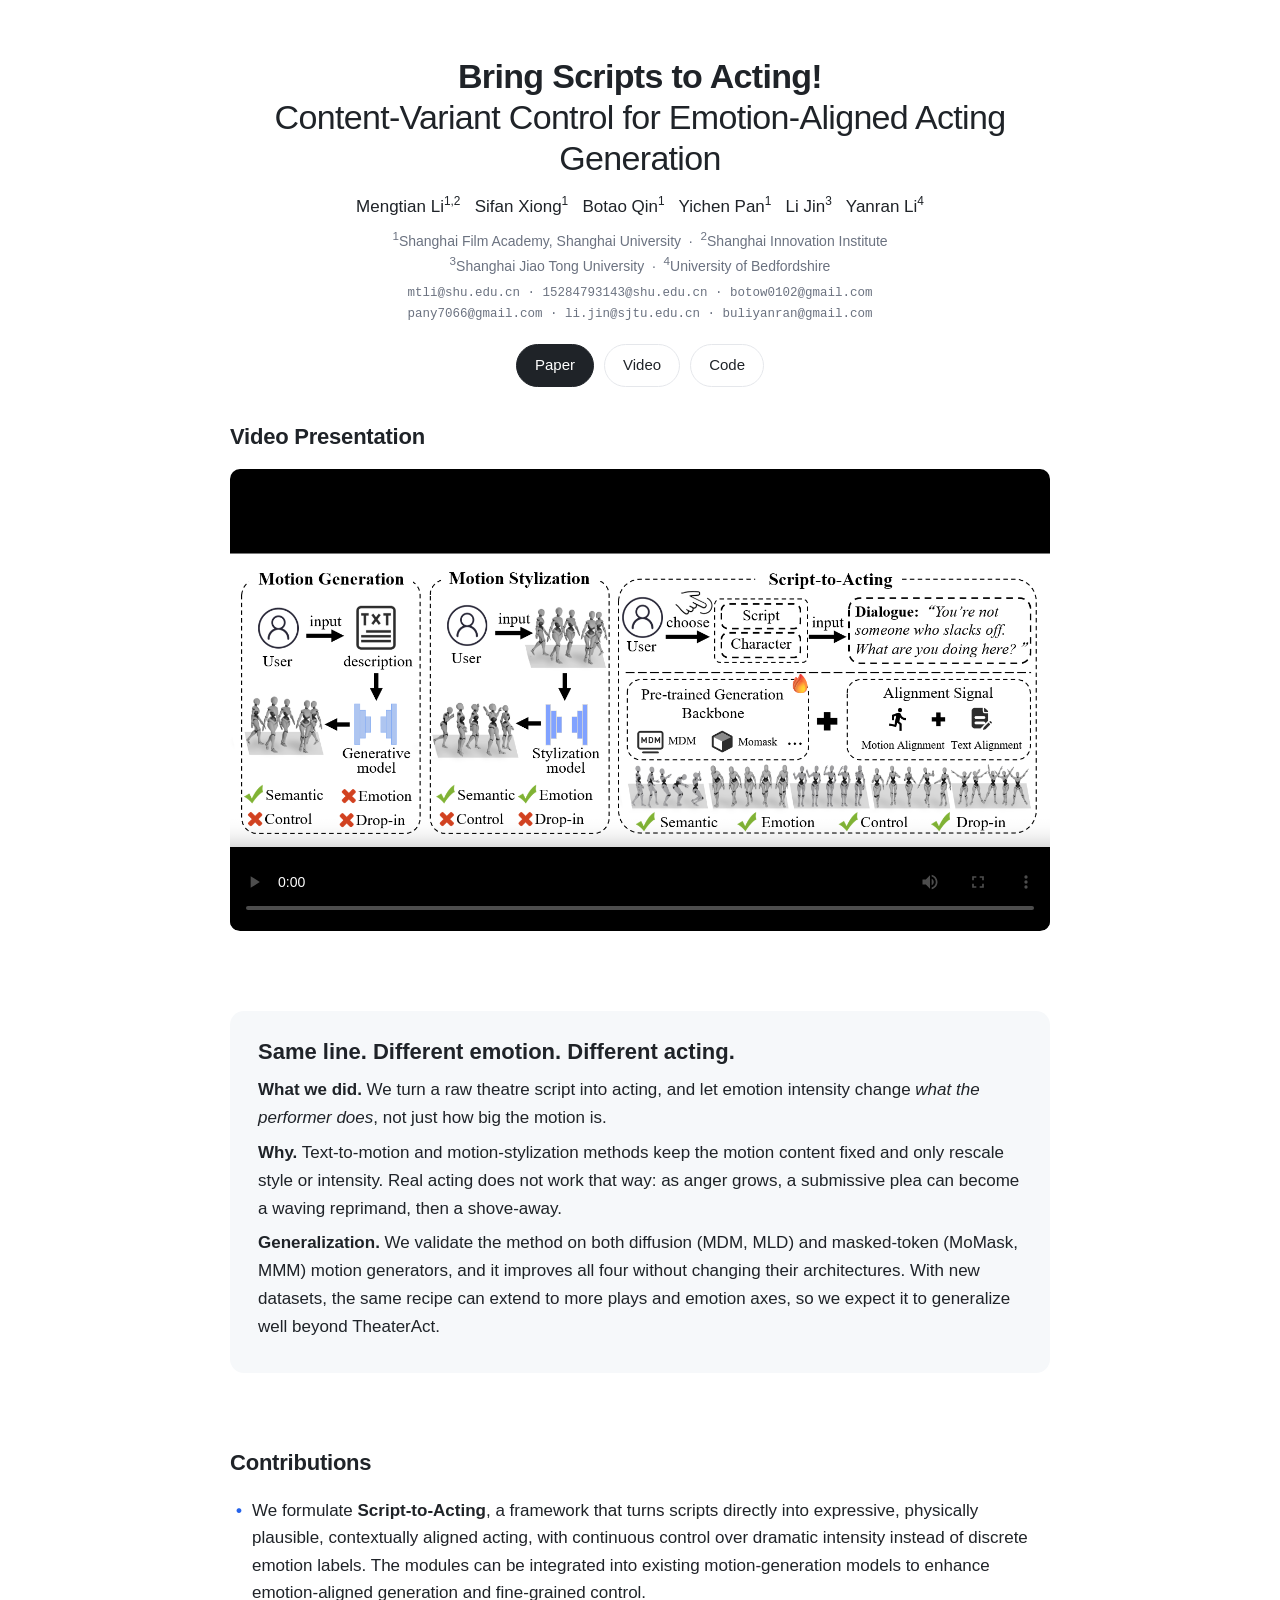
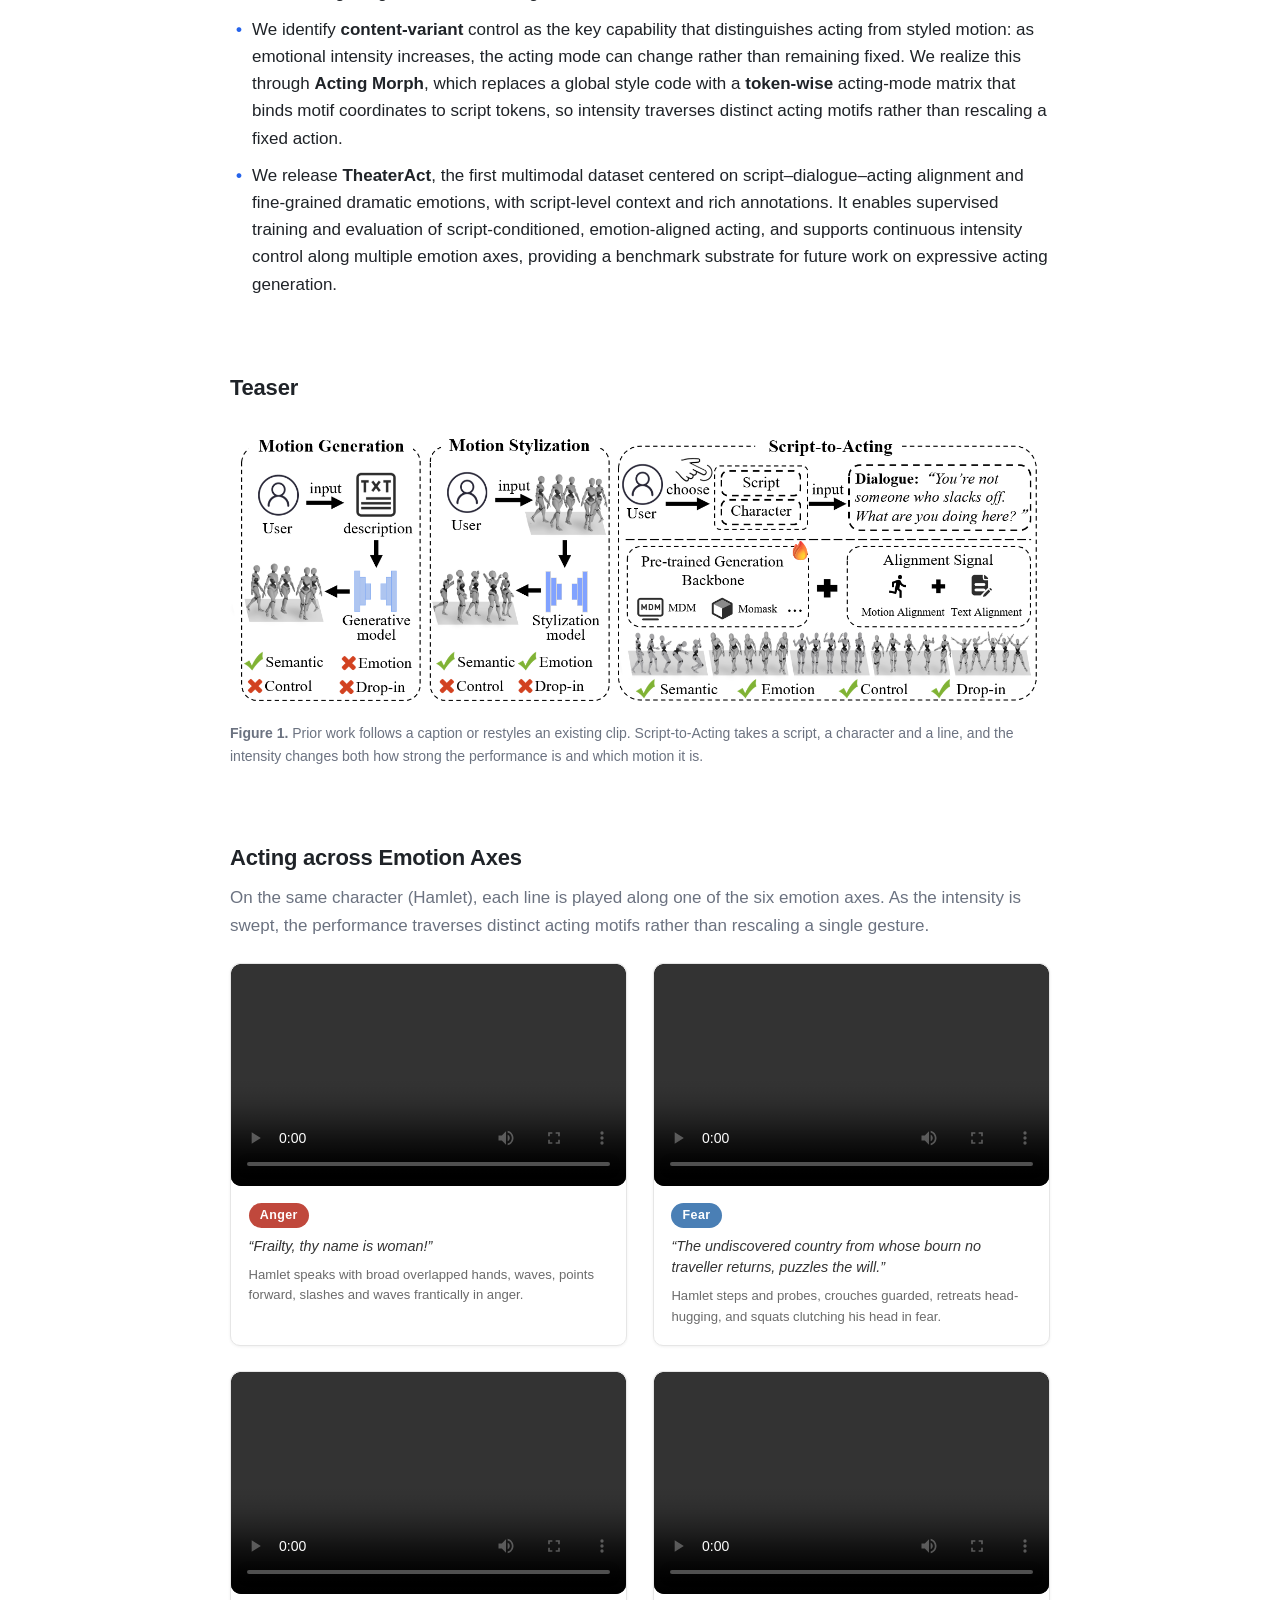
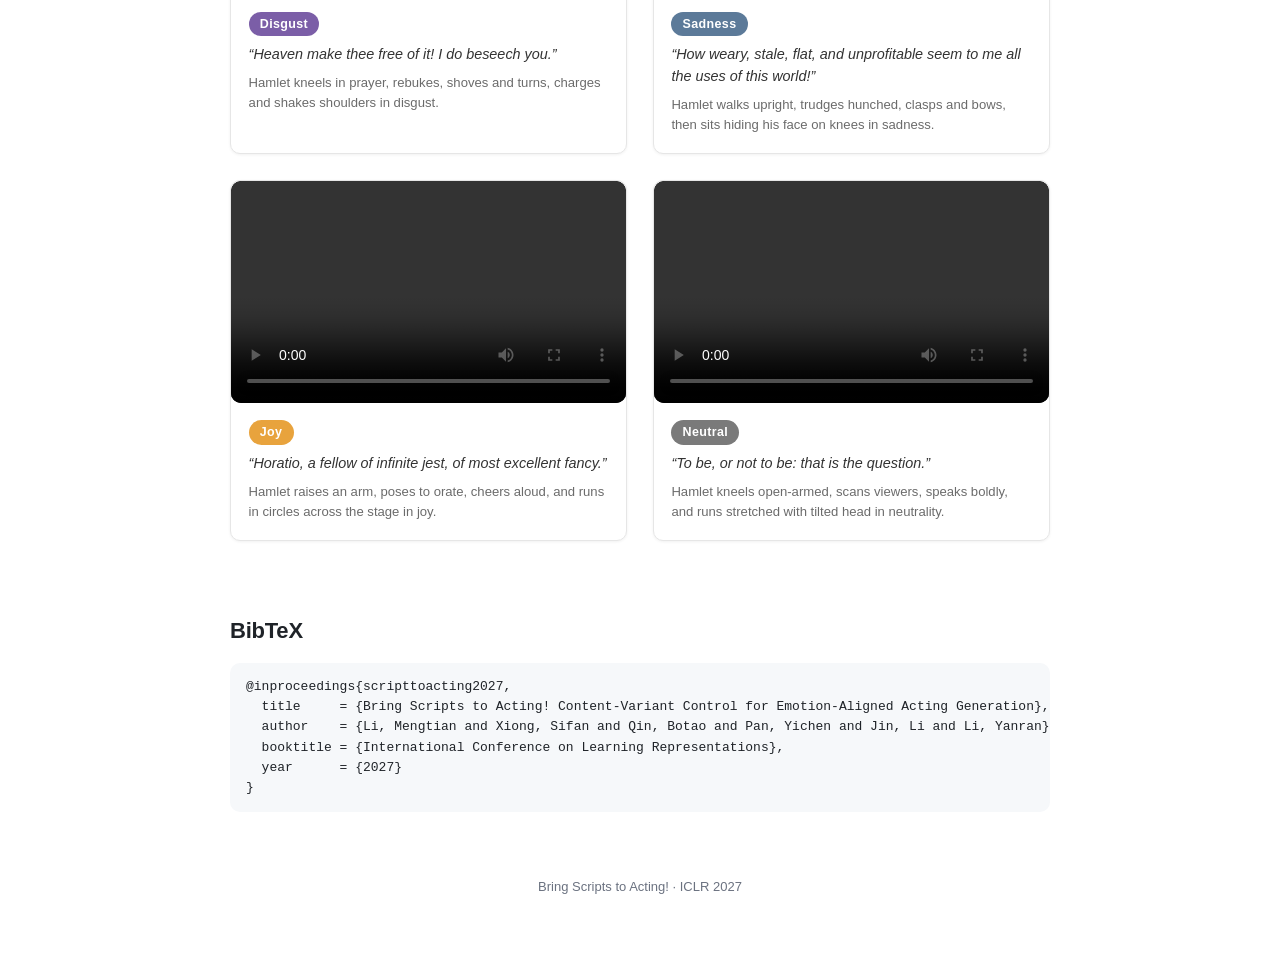
<file: index.html>
<!DOCTYPE html>
<html lang="en">
<head>
<meta charset="utf-8">
<meta name="viewport" content="width=device-width, initial-scale=1">
<title>Bring Scripts to Acting! Content-Variant Control for Emotion-Aligned Acting Generation</title>
<meta name="description" content="Same line, different emotion, different acting. Script-to-Acting turns a raw script into emotion-aligned acting where intensity changes what the performer does, not just how big the motion is.">
<meta property="og:image" content="assets/pic/0_shoutu.jpg">
<style>
  :root{
    --bg:#ffffff; --text:#1f2328; --muted:#6b7280; --line:#e5e7eb; --accent:#2563eb; --soft:#f6f8fa;
  }
  *{box-sizing:border-box}
  html{scroll-behavior:smooth}
  body{
    margin:0; background:var(--bg); color:var(--text);
    font:17px/1.65 -apple-system,BlinkMacSystemFont,"Segoe UI","PingFang SC","Helvetica Neue",Arial,sans-serif;
  }
  a{color:var(--accent); text-decoration:none}
  a:hover{text-decoration:underline}
  .wrap{max-width:860px; margin:0 auto; padding:0 20px}
  section{padding:36px 0}
  h1{font-size:34px; line-height:1.2; margin:0 0 14px; letter-spacing:-.02em}
  h2{font-size:22px; margin:0 0 14px; letter-spacing:-.01em}
  .center{text-align:center}
  .muted{color:var(--muted)}

  /* header */
  header{padding:56px 0 24px}
  .authors{font-size:17px; margin:6px 0}
  .authors sup{font-size:.7em}
  .affil{font-size:14px; color:var(--muted); line-height:1.6}
  .emails{font-size:12.5px; color:var(--muted); margin-top:6px; font-family:ui-monospace,Menlo,monospace}
  .btns{margin-top:20px; display:flex; gap:10px; justify-content:center; flex-wrap:wrap}
  .btn{
    display:inline-block; padding:8px 18px; border-radius:999px; font-size:15px;
    border:1px solid var(--line); background:#fff; color:var(--text);
  }
  .btn:hover{background:var(--soft); text-decoration:none}
  .btn.primary{background:var(--text); color:#fff; border-color:var(--text)}
  .btn.primary:hover{opacity:.9}

  /* hook */
  .hook{
    background:var(--soft); border-radius:14px; padding:26px 28px; margin-top:8px;
  }
  .hook .big{font-size:22px; font-weight:650; line-height:1.35; margin:0 0 10px}
  .hook p{margin:6px 0}
  .points{margin:16px 0 0; padding:0; list-style:none; display:grid; gap:10px}
  .points li{padding-left:22px; position:relative; line-height:1.6}
  .points li::before{content:"•"; position:absolute; left:6px; color:var(--accent); font-weight:700}

  /* media */
  video,img{max-width:100%; border-radius:10px; display:block}
  .video-main{width:100%; background:#000; aspect-ratio:16/9}
  figure{margin:0}
  figcaption{font-size:14px; color:var(--muted); margin-top:8px}

  /* six emotion axes (original card style) */
  .axis-grid{display:grid; grid-template-columns:repeat(2,minmax(0,1fr)); gap:1.6rem; margin-top:1.4rem}
  .axis-card{
    display:flex; flex-direction:column; border:1px solid #e6e6e6; border-radius:10px; overflow:hidden;
    background:#fff; box-shadow:0 1px 3px rgba(10,10,10,.06);
  }
  .axis-card video{width:100%;aspect-ratio:16/9;background:#000;display:block}
  .axis-body{padding:.9rem 1.1rem 1.1rem}
  .axis-chip{
    display:inline-block; padding:.12rem .7rem; border-radius:999px; font-size:.78rem; font-weight:700;
    letter-spacing:.03em; color:#fff; margin-bottom:.5rem;
  }
  .axis-disgust{background:#7b5ea7} .axis-joy{background:#e8a33d} .axis-fear{background:#4a7fb5}
  .axis-sadness{background:#5c7a99} .axis-anger{background:#c0483c} .axis-neutral{background:#7a7a7a}
  .axis-quote{font-size:.9rem; font-style:italic; color:#333; line-height:1.5; margin:0 0 .45rem}
  .axis-desc{font-size:.82rem; color:#6b6b6b; line-height:1.55; margin:0}
  @media (max-width:720px){ h1{font-size:26px} .axis-grid{grid-template-columns:minmax(0,1fr)} }

  .ph{
    width:100%; aspect-ratio:16/9; border-radius:10px; background:#111827; color:#9ca3af;
    display:flex; flex-direction:column; align-items:center; justify-content:center; gap:6px;
    font-size:14px; text-align:center;
  }
  .ph .play{
    width:44px; height:44px; border-radius:50%; border:2px solid #9ca3af; position:relative;
  }
  .ph .play::after{
    content:""; position:absolute; left:17px; top:11px;
    border-left:14px solid #9ca3af; border-top:9px solid transparent; border-bottom:9px solid transparent;
  }
  details{margin-top:8px} details summary{cursor:pointer}
  pre{
    background:var(--soft); border-radius:10px; padding:14px 16px; overflow:auto;
    font:13px/1.55 ui-monospace,Menlo,monospace; margin:0;
  }
  footer{padding:28px 0 56px; font-size:13px; color:var(--muted)}
</style>
</head>
<body>

<header>
  <div class="wrap center">
    <h1>Bring Scripts to Acting!<br><span style="font-weight:500">Content-Variant Control for Emotion-Aligned Acting Generation</span></h1>

    <div class="authors">
      Mengtian Li<sup>1,2</sup> &nbsp; Sifan Xiong<sup>1</sup> &nbsp; Botao Qin<sup>1</sup> &nbsp;
      Yichen Pan<sup>1</sup> &nbsp; Li Jin<sup>3</sup> &nbsp; Yanran Li<sup>4</sup>
    </div>
    <div class="affil">
      <sup>1</sup>Shanghai Film Academy, Shanghai University &nbsp;·&nbsp;
      <sup>2</sup>Shanghai Innovation Institute<br>
      <sup>3</sup>Shanghai Jiao Tong University &nbsp;·&nbsp;
      <sup>4</sup>University of Bedfordshire
    </div>
    <div class="emails">
      mtli@shu.edu.cn · 15284793143@shu.edu.cn · botow0102@gmail.com<br>
      pany7066@gmail.com · li.jin@sjtu.edu.cn · buliyanran@gmail.com
    </div>

    <div class="btns">
      <a class="btn primary" href="paper.pdf" target="_blank">Paper</a>
      <a class="btn" href="#video">Video</a>
      <a class="btn" href="https://github.com/xiongsifan02-xsf/bring-scripts-to-acting" target="_blank">Code</a>
    </div>
  </div>
</header>

<main class="wrap">

  <!-- 1. Demo 视频（回到原来的位置：作者下方第一块） -->
  <section id="video" style="padding-top:8px">
    <h2>Video Presentation</h2>
    <video class="video-main" controls preload="metadata" poster="assets/pic/0_shoutu.jpg">
      <source src="demo.mp4" type="video/mp4">
    </video>
  </section>

  <!-- 2. 一眼看懂：做了什么 + 为什么 + 三个贡献 -->
  <section>
    <div class="hook">
      <p class="big">Same line. Different emotion. Different acting.</p>
      <p>
        <b>What we did.</b> We turn a raw theatre script into acting, and let emotion intensity change
        <i>what the performer does</i>, not just how big the motion is.
      </p>
      <p>
        <b>Why.</b> Text-to-motion and motion-stylization methods keep the motion content fixed and only rescale style
        or intensity. Real acting does not work that way: as anger grows, a submissive plea can become a waving
        reprimand, then a shove-away.
      </p>
      <p>
        <b>Generalization.</b> We validate the method on both diffusion (MDM, MLD) and masked-token (MoMask, MMM)
        motion generators, and it improves all four without changing their architectures. With new datasets, the same
        recipe can extend to more plays and emotion axes, so we expect it to generalize well beyond TheaterAct.
      </p>
    </div>
  </section>

  <section>
    <h2>Contributions</h2>
    <ul class="points">
      <li>We formulate <b>Script-to-Acting</b>, a framework that turns scripts directly into expressive, physically plausible, contextually aligned acting, with continuous control over dramatic intensity instead of discrete emotion labels. The modules can be integrated into existing motion-generation models to enhance emotion-aligned generation and fine-grained control.</li>
      <li>We identify <b>content-variant</b> control as the key capability that distinguishes acting from styled motion: as emotional intensity increases, the acting mode can change rather than remaining fixed. We realize this through <b>Acting Morph</b>, which replaces a global style code with a <b>token-wise</b> acting-mode matrix that binds motif coordinates to script tokens, so intensity traverses distinct acting motifs rather than rescaling a fixed action.</li>
      <li>We release <b>TheaterAct</b>, the first multimodal dataset centered on script&ndash;dialogue&ndash;acting alignment and fine-grained dramatic emotions, with script-level context and rich annotations. It enables supervised training and evaluation of script-conditioned, emotion-aligned acting, and supports continuous intensity control along multiple emotion axes, providing a benchmark substrate for future work on expressive acting generation.</li>
    </ul>
  </section>

  <!-- 3. 一张图 -->
  <section>
    <h2>Teaser</h2>
    <figure>
      <img src="assets/pic/0_shoutu.jpg" alt="Script-to-Acting teaser">
      <figcaption>
        <b>Figure 1.</b> Prior work follows a caption or restyles an existing clip. Script-to-Acting takes a script, a
        character and a line, and the intensity changes both how strong the performance is and which motion it is.
      </figcaption>
    </figure>
  </section>

  <!-- 4. 六个情绪片段 -->
  <section>
    <h2>Acting across Emotion Axes</h2>
    <p class="muted" style="margin-top:-6px">On the same character (Hamlet), each line is played along one of the six emotion axes. As the intensity is swept, the performance traverses distinct acting motifs rather than rescaling a single gesture.</p>
    <div class="axis-grid">
      <div class="axis-card">
        <video controls preload="metadata">
          <source src="assets/Video/Anger.mp4" type="video/mp4">
        </video>
        <div class="axis-body">
          <span class="axis-chip axis-anger">Anger</span>
          <p class="axis-quote">&ldquo;Frailty, thy name is woman!&rdquo;</p>
          <p class="axis-desc">Hamlet speaks with broad overlapped hands, waves, points forward, slashes and waves frantically in anger.</p>
        </div>
      </div>
      <div class="axis-card">
        <video controls preload="metadata">
          <source src="assets/Video/Fear.mp4" type="video/mp4">
        </video>
        <div class="axis-body">
          <span class="axis-chip axis-fear">Fear</span>
          <p class="axis-quote">&ldquo;The undiscovered country from whose bourn no traveller returns, puzzles the will.&rdquo;</p>
          <p class="axis-desc">Hamlet steps and probes, crouches guarded, retreats head-hugging, and squats clutching his head in fear.</p>
        </div>
      </div>
      <div class="axis-card">
        <video controls preload="metadata">
          <source src="assets/Video/Disgust.mp4" type="video/mp4">
        </video>
        <div class="axis-body">
          <span class="axis-chip axis-disgust">Disgust</span>
          <p class="axis-quote">&ldquo;Heaven make thee free of it! I do beseech you.&rdquo;</p>
          <p class="axis-desc">Hamlet kneels in prayer, rebukes, shoves and turns, charges and shakes shoulders in disgust.</p>
        </div>
      </div>
      <div class="axis-card">
        <video controls preload="metadata">
          <source src="assets/Video/Sadness.mp4" type="video/mp4">
        </video>
        <div class="axis-body">
          <span class="axis-chip axis-sadness">Sadness</span>
          <p class="axis-quote">&ldquo;How weary, stale, flat, and unprofitable seem to me all the uses of this world!&rdquo;</p>
          <p class="axis-desc">Hamlet walks upright, trudges hunched, clasps and bows, then sits hiding his face on knees in sadness.</p>
        </div>
      </div>
      <div class="axis-card">
        <video controls preload="metadata">
          <source src="assets/Video/Joy.mp4" type="video/mp4">
        </video>
        <div class="axis-body">
          <span class="axis-chip axis-joy">Joy</span>
          <p class="axis-quote">&ldquo;Horatio, a fellow of infinite jest, of most excellent fancy.&rdquo;</p>
          <p class="axis-desc">Hamlet raises an arm, poses to orate, cheers aloud, and runs in circles across the stage in joy.</p>
        </div>
      </div>
      <div class="axis-card">
        <video controls preload="metadata">
          <source src="assets/Video/Neutral.mp4" type="video/mp4">
        </video>
        <div class="axis-body">
          <span class="axis-chip axis-neutral">Neutral</span>
          <p class="axis-quote">&ldquo;To be, or not to be: that is the question.&rdquo;</p>
          <p class="axis-desc">Hamlet kneels open-armed, scans viewers, speaks boldly, and runs stretched with tilted head in neutrality.</p>
        </div>
      </div>
    </div>
  </section>

  <section>
    <h2>BibTeX</h2>
<pre>@inproceedings{scripttoacting2027,
  title     = {Bring Scripts to Acting! Content-Variant Control for Emotion-Aligned Acting Generation},
  author    = {Li, Mengtian and Xiong, Sifan and Qin, Botao and Pan, Yichen and Jin, Li and Li, Yanran},
  booktitle = {International Conference on Learning Representations},
  year      = {2027}
}</pre>
  </section>
</main>

<footer>
  <div class="wrap center">Bring Scripts to Acting! · ICLR 2027</div>
</footer>

</body>
</html>
</file>
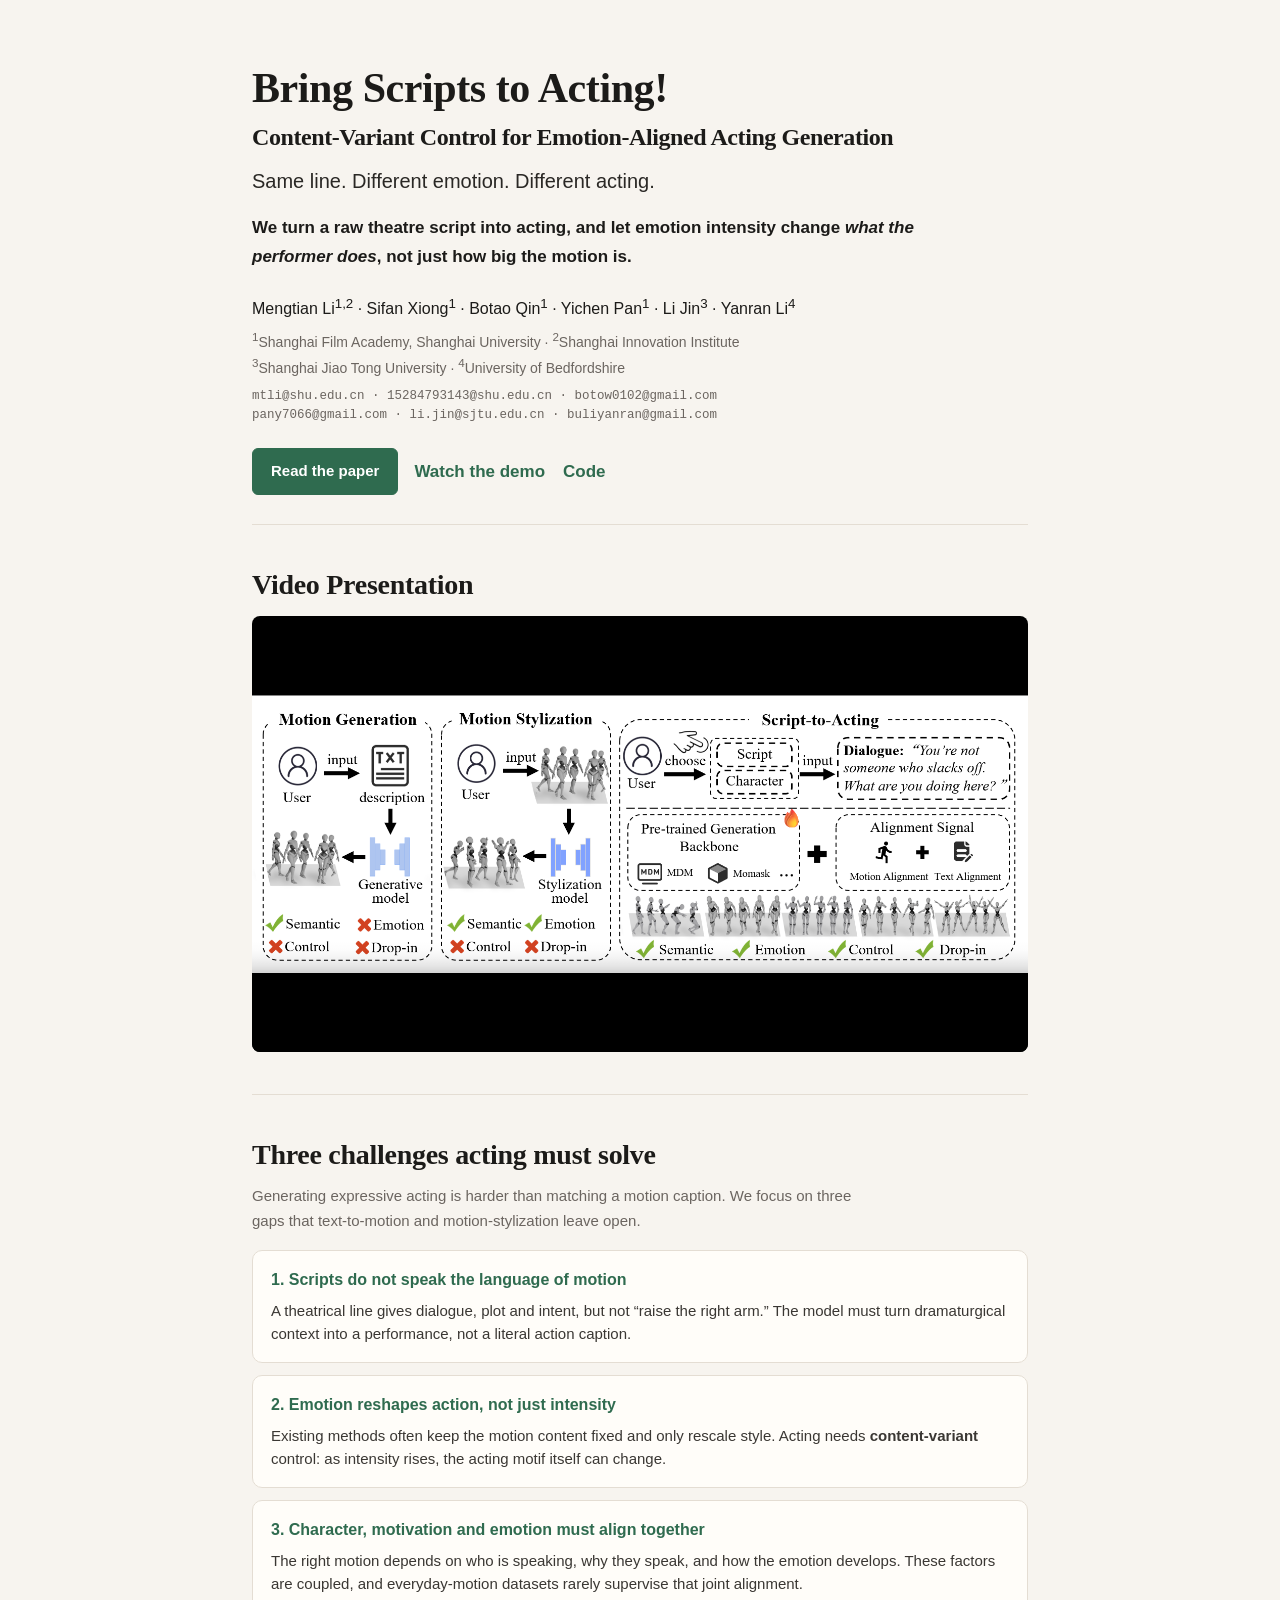
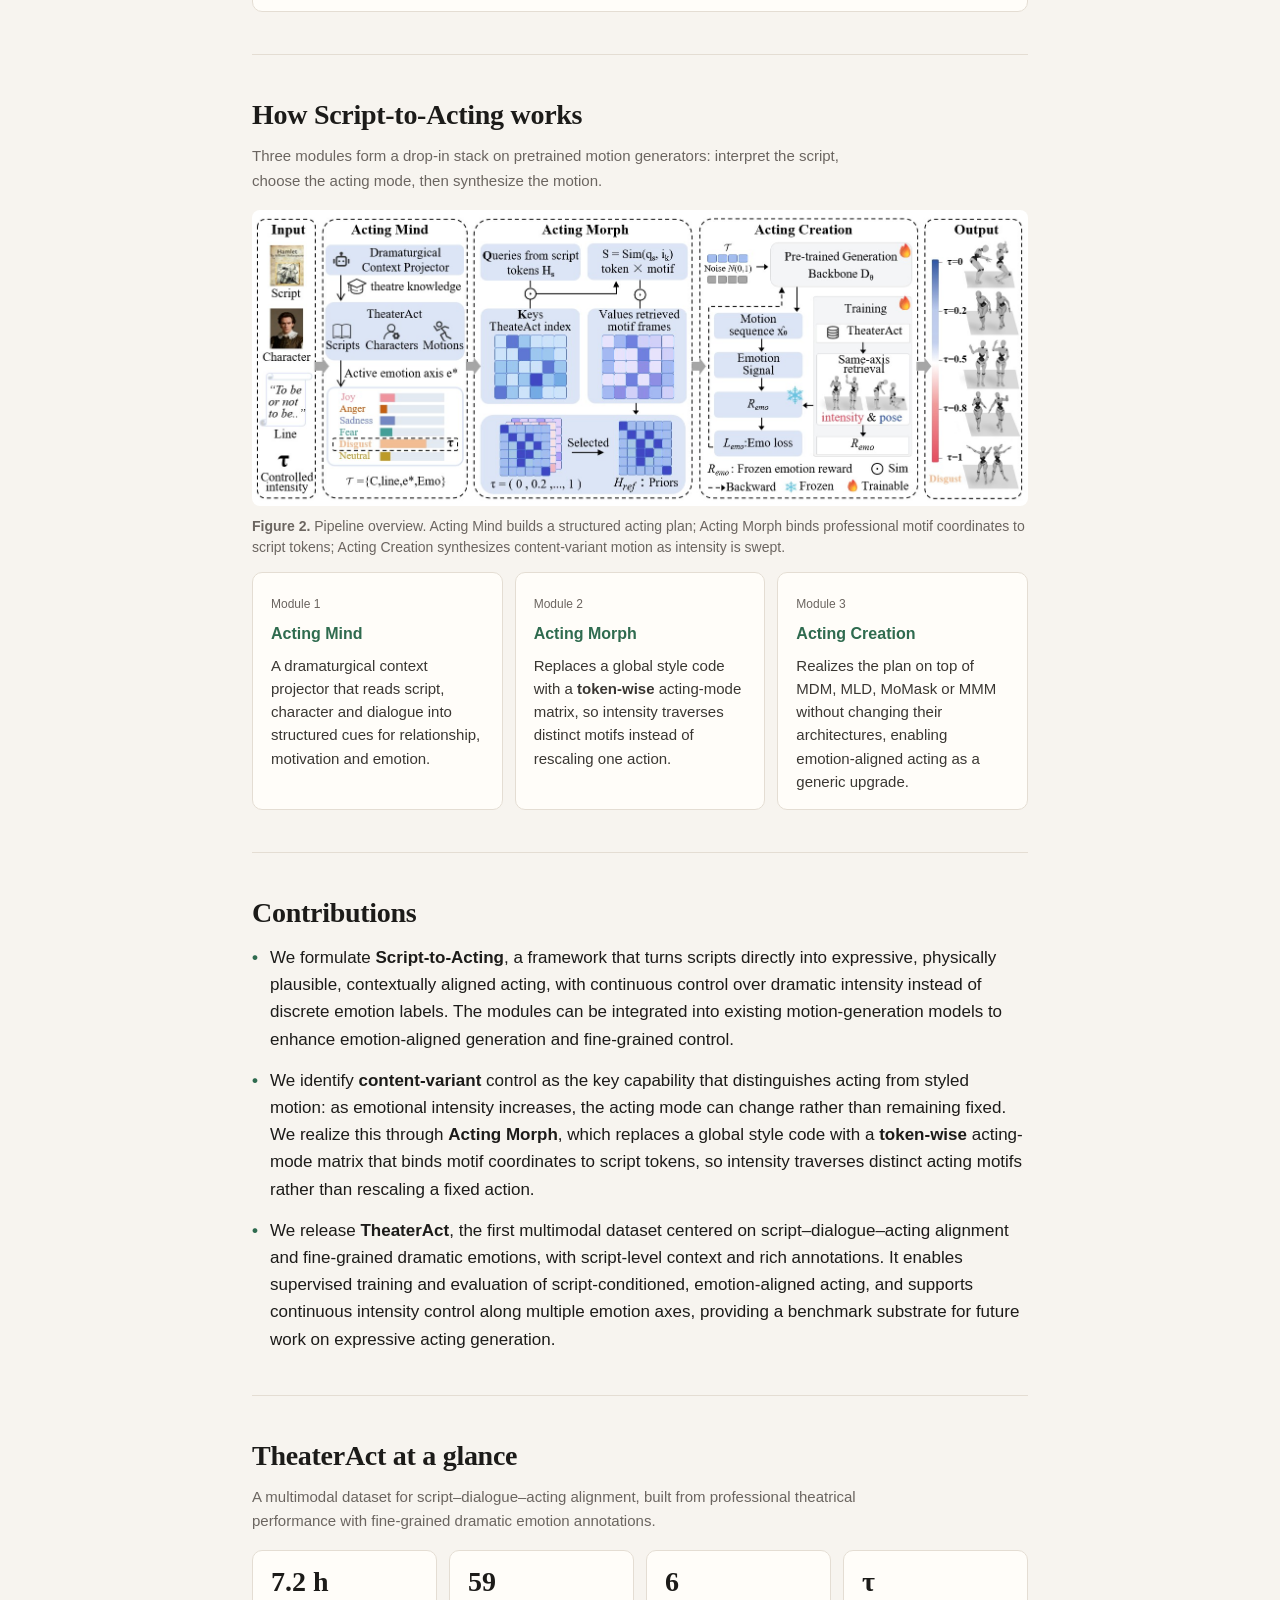
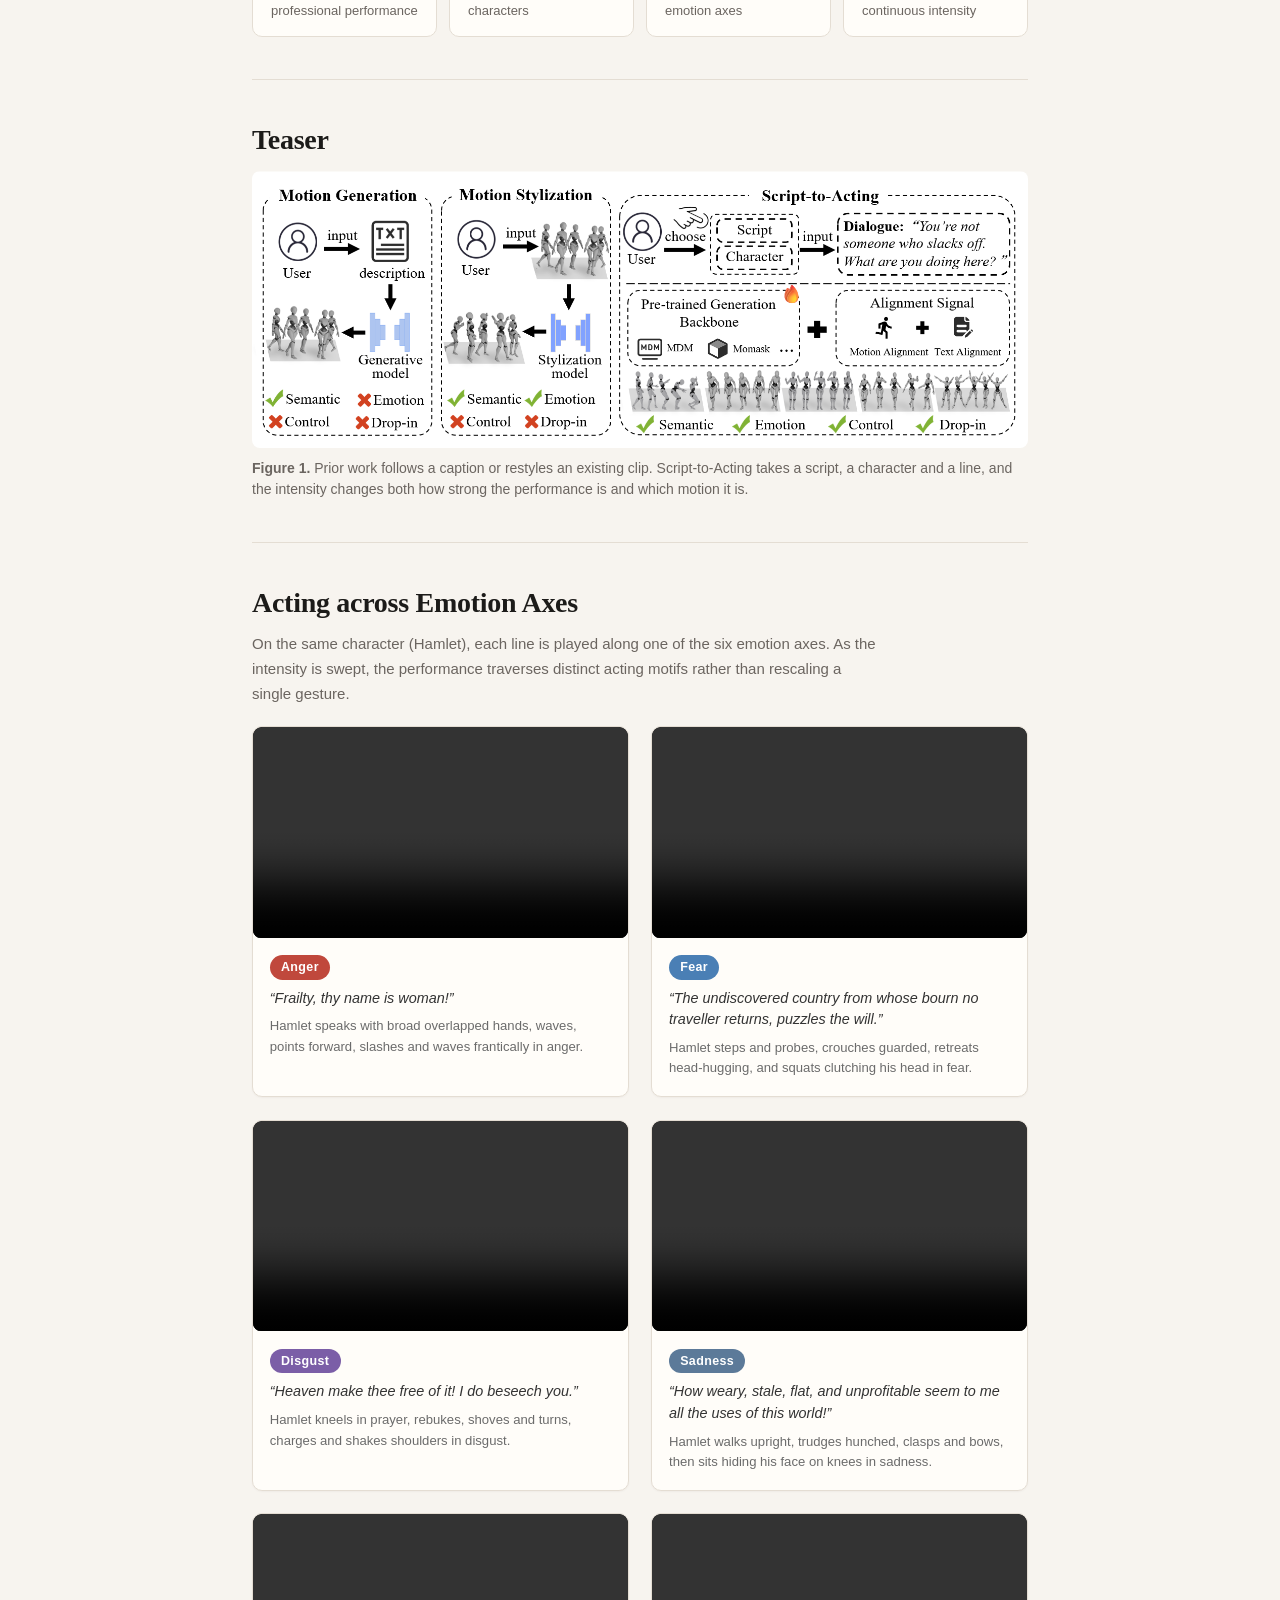
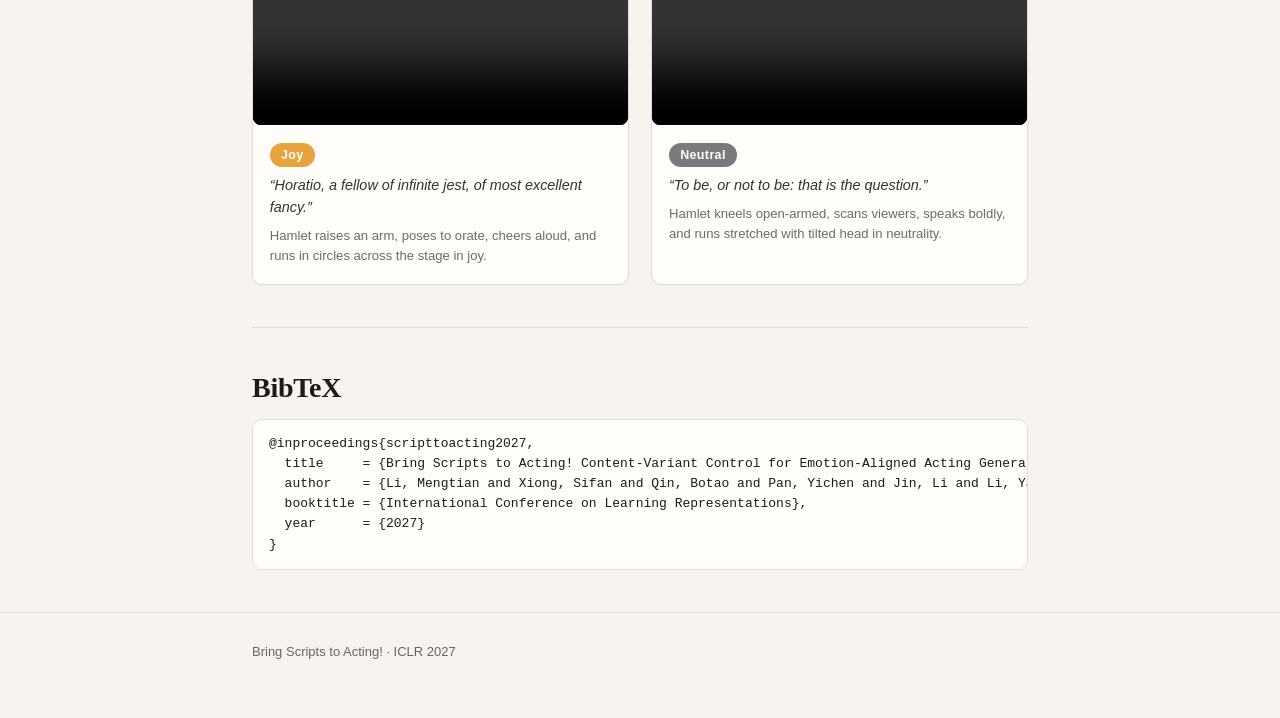
<file: v2.html>
<!DOCTYPE html>
<html lang="en">
<head>
<meta charset="utf-8">
<meta name="viewport" content="width=device-width, initial-scale=1">
<title>Bring Scripts to Acting!</title>
<meta name="description" content="Same line, different emotion, different acting. Script-to-Acting turns a raw script into emotion-aligned acting where intensity changes what the performer does, not just how big the motion is.">
<style>
  :root{
    --bg:#f7f4ef;
    --panel:#fffdf9;
    --text:#1c1b19;
    --muted:#6b6560;
    --line:#e4ddd3;
    --green:#2f6b4f;
    --green-dark:#24553f;
  }
  *{box-sizing:border-box}
  html{scroll-behavior:smooth}
  body{
    margin:0;
    background:var(--bg);
    color:var(--text);
    font:17px/1.65 "IBM Plex Sans", "Segoe UI", "PingFang SC", "Helvetica Neue", Arial, sans-serif;
  }
  a{color:var(--green); text-decoration:none}
  a:hover{color:var(--green-dark); text-decoration:underline}
  .wrap{max-width:820px; margin:0 auto; padding:0 22px}
  section{padding:42px 0; border-top:1px solid var(--line)}
  section.hero{border-top:none; padding-top:64px; padding-bottom:28px}
  h1,h2,.serif{
    font-family: "Iowan Old Style", "Palatino Linotype", Palatino, Georgia, "Times New Roman", serif;
    letter-spacing:-.01em;
    font-weight:700;
  }
  h1{font-size:42px; line-height:1.15; margin:0 0 14px}
  h1 .sub{display:block; font-size:24px; font-weight:600; margin-top:10px; line-height:1.3}
  h2{font-size:28px; line-height:1.25; margin:0 0 14px}
  .lede{
    font-size:20px; line-height:1.45; color:#2a2825; margin:0 0 18px; max-width:38em;
  }
  .claim{
    font-weight:650; margin:0 0 22px; max-width:40em;
  }
  .authors{font-size:16px; margin:0 0 6px}
  .authors a{color:inherit}
  .affil,.emails{font-size:14px; color:var(--muted); line-height:1.55}
  .emails{font-family:ui-monospace,Menlo,monospace; font-size:12.5px; margin-top:8px}
  .btns{display:flex; gap:14px; flex-wrap:wrap; align-items:center; margin-top:22px}
  .btn{
    display:inline-block; padding:10px 18px; border-radius:6px; font-size:15px; font-weight:600;
    background:var(--green); color:#fff; border:1px solid var(--green);
  }
  .btn:hover{background:var(--green-dark); border-color:var(--green-dark); color:#fff; text-decoration:none}
  .btn-ghost{
    background:transparent; color:var(--green); border:none; padding:10px 2px; font-weight:600;
  }
  .btn-ghost:hover{color:var(--green-dark)}

  .panel{
    background:var(--panel);
    border:1px solid var(--line);
    border-radius:10px;
    padding:22px 24px;
  }
  .panel p{margin:8px 0}
  .panel .big{font-size:22px; font-weight:650; margin:0 0 10px; line-height:1.35}
  .points{margin:8px 0 0; padding:0; list-style:none; display:grid; gap:14px}
  .points li{padding-left:18px; position:relative; line-height:1.6}
  .points li::before{content:"•"; position:absolute; left:0; color:var(--green); font-weight:700}

  .challenge-grid,.module-grid,.stat-grid{display:grid; gap:12px; margin-top:14px}
  .challenge-grid{grid-template-columns:1fr}
  .module-grid{grid-template-columns:repeat(3,minmax(0,1fr))}
  .stat-grid{grid-template-columns:repeat(4,minmax(0,1fr))}
  .challenge,.module,.stat{
    background:var(--panel); border:1px solid var(--line); border-radius:10px; padding:16px 18px;
  }
  .challenge h3,.module h3{font-family:inherit; font-size:16px; margin:0 0 6px; color:var(--green)}
  .challenge p,.module p{margin:0; font-size:15px; color:#3a3733; line-height:1.55}
  .module .tag{display:inline-block; font-size:12px; color:var(--muted); margin-bottom:6px}
  .stat .num{
    font-family:"Iowan Old Style","Palatino Linotype",Palatino,Georgia,serif;
    font-size:28px; font-weight:700; line-height:1.1; margin:0 0 4px;
  }
  .stat .label{font-size:13px; color:var(--muted); margin:0; line-height:1.35}
  @media (max-width:720px){
    .module-grid,.stat-grid{grid-template-columns:1fr 1fr}
  }
  @media (max-width:480px){
    .module-grid,.stat-grid{grid-template-columns:1fr}
  }

  video,img{max-width:100%; border-radius:8px; display:block}
  .video-main{width:100%; background:#000; aspect-ratio:16/9}
  figure{margin:0}
  figcaption{font-size:14px; color:var(--muted); margin-top:10px; line-height:1.5}
  .muted{color:var(--muted)}
  .sec-note{font-size:15px; color:var(--muted); margin:-2px 0 16px; max-width:42em}

  /* six emotion axes — same card layout as before */
  .axis-grid{display:grid; grid-template-columns:repeat(2,minmax(0,1fr)); gap:1.4rem; margin-top:1.2rem}
  .axis-card{
    display:flex; flex-direction:column; border:1px solid var(--line); border-radius:10px; overflow:hidden;
    background:var(--panel); box-shadow:0 1px 2px rgba(40,30,20,.04);
  }
  .axis-card .ph{border-radius:0}
  .axis-card video{width:100%;aspect-ratio:16/9;background:#000;display:block}
  .video-main{width:100%;background:#000;aspect-ratio:16/9;border-radius:8px}
  .axis-body{padding:.9rem 1.05rem 1.1rem}
  .axis-chip{
    display:inline-block; padding:.12rem .7rem; border-radius:999px; font-size:.78rem; font-weight:700;
    letter-spacing:.03em; color:#fff; margin-bottom:.5rem;
  }
  .axis-disgust{background:#7b5ea7} .axis-joy{background:#e8a33d} .axis-fear{background:#4a7fb5}
  .axis-sadness{background:#5c7a99} .axis-anger{background:#c0483c} .axis-neutral{background:#7a7a7a}
  .axis-quote{font-size:.9rem; font-style:italic; color:#333; line-height:1.5; margin:0 0 .45rem}
  .axis-desc{font-size:.82rem; color:#6b6b6b; line-height:1.55; margin:0}

  .ph{
    width:100%; aspect-ratio:16/9; border-radius:8px; background:#1c1b19; color:#a8a29a;
    display:flex; flex-direction:column; align-items:center; justify-content:center; gap:6px;
    font-size:14px; text-align:center;
  }
  .ph .play{
    width:44px; height:44px; border-radius:50%; border:2px solid #a8a29a; position:relative;
  }
  .ph .play::after{
    content:""; position:absolute; left:17px; top:11px;
    border-left:14px solid #a8a29a; border-top:9px solid transparent; border-bottom:9px solid transparent;
  }

  pre{
    background:var(--panel); border:1px solid var(--line); border-radius:10px;
    padding:14px 16px; overflow:auto; margin:0;
    font:13px/1.55 ui-monospace,Menlo,monospace;
  }
  footer{padding:28px 0 56px; font-size:13px; color:var(--muted); border-top:1px solid var(--line)}
  @media (max-width:720px){
    h1{font-size:30px} h1 .sub{font-size:18px} h2{font-size:24px}
    .axis-grid{grid-template-columns:minmax(0,1fr)}
  }
</style>
</head>
<body>

<section class="hero">
  <div class="wrap">
    <h1>
      Bring Scripts to Acting!
      <span class="sub">Content-Variant Control for Emotion-Aligned Acting Generation</span>
    </h1>
    <p class="lede">Same line. Different emotion. Different acting.</p>
    <p class="claim">
      We turn a raw theatre script into acting, and let emotion intensity change
      <i>what the performer does</i>, not just how big the motion is.
    </p>

    <div class="authors">
      Mengtian Li<sup>1,2</sup> · Sifan Xiong<sup>1</sup> · Botao Qin<sup>1</sup> ·
      Yichen Pan<sup>1</sup> · Li Jin<sup>3</sup> · Yanran Li<sup>4</sup>
    </div>
    <div class="affil">
      <sup>1</sup>Shanghai Film Academy, Shanghai University ·
      <sup>2</sup>Shanghai Innovation Institute<br>
      <sup>3</sup>Shanghai Jiao Tong University ·
      <sup>4</sup>University of Bedfordshire
    </div>
    <div class="emails">
      mtli@shu.edu.cn · 15284793143@shu.edu.cn · botow0102@gmail.com<br>
      pany7066@gmail.com · li.jin@sjtu.edu.cn · buliyanran@gmail.com
    </div>

    <div class="btns">
      <a class="btn" href="paper.pdf" target="_blank">Read the paper</a>
      <a class="btn-ghost" href="#video">Watch the demo</a>
      <a class="btn-ghost" href="https://github.com/xiongsifan02-xsf/bring-scripts-to-acting" target="_blank">Code</a>
    </div>
  </div>
</section>

<main class="wrap">

  <!-- Video display kept the same as before -->
  <section id="video">
    <h2>Video Presentation</h2>
    <video class="video-main" controls preload="metadata" poster="assets/pic/0_shoutu.jpg">
      <source src="demo.mp4" type="video/mp4">
    </video>
  </section>

  <section>
    <h2>Three challenges acting must solve</h2>
    <p class="sec-note">
      Generating expressive acting is harder than matching a motion caption. We focus on three gaps that
      text-to-motion and motion-stylization leave open.
    </p>
    <div class="challenge-grid">
      <div class="challenge">
        <h3>1. Scripts do not speak the language of motion</h3>
        <p>
          A theatrical line gives dialogue, plot and intent, but not “raise the right arm.” The model must turn
          dramaturgical context into a performance, not a literal action caption.
        </p>
      </div>
      <div class="challenge">
        <h3>2. Emotion reshapes action, not just intensity</h3>
        <p>
          Existing methods often keep the motion content fixed and only rescale style. Acting needs
          <b>content-variant</b> control: as intensity rises, the acting motif itself can change.
        </p>
      </div>
      <div class="challenge">
        <h3>3. Character, motivation and emotion must align together</h3>
        <p>
          The right motion depends on who is speaking, why they speak, and how the emotion develops. These factors
          are coupled, and everyday-motion datasets rarely supervise that joint alignment.
        </p>
      </div>
    </div>
  </section>

  <section>
    <h2>How Script-to-Acting works</h2>
    <p class="sec-note">
      Three modules form a drop-in stack on pretrained motion generators: interpret the script, choose the acting
      mode, then synthesize the motion.
    </p>
    <figure>
      <img src="assets/pic/pipline.jpg" alt="Script-to-Acting pipeline">
      <figcaption>
        <b>Figure 2.</b> Pipeline overview. Acting Mind builds a structured acting plan; Acting Morph binds
        professional motif coordinates to script tokens; Acting Creation synthesizes content-variant motion as
        intensity is swept.
      </figcaption>
    </figure>
    <div class="module-grid">
      <div class="module">
        <span class="tag">Module 1</span>
        <h3>Acting Mind</h3>
        <p>
          A dramaturgical context projector that reads script, character and dialogue into structured cues for
          relationship, motivation and emotion.
        </p>
      </div>
      <div class="module">
        <span class="tag">Module 2</span>
        <h3>Acting Morph</h3>
        <p>
          Replaces a global style code with a <b>token-wise</b> acting-mode matrix, so intensity traverses distinct
          motifs instead of rescaling one action.
        </p>
      </div>
      <div class="module">
        <span class="tag">Module 3</span>
        <h3>Acting Creation</h3>
        <p>
          Realizes the plan on top of MDM, MLD, MoMask or MMM without changing their architectures, enabling
          emotion-aligned acting as a generic upgrade.
        </p>
      </div>
    </div>
  </section>

  <section>
    <h2>Contributions</h2>
    <ul class="points">
      <li>We formulate <b>Script-to-Acting</b>, a framework that turns scripts directly into expressive, physically plausible, contextually aligned acting, with continuous control over dramatic intensity instead of discrete emotion labels. The modules can be integrated into existing motion-generation models to enhance emotion-aligned generation and fine-grained control.</li>
      <li>We identify <b>content-variant</b> control as the key capability that distinguishes acting from styled motion: as emotional intensity increases, the acting mode can change rather than remaining fixed. We realize this through <b>Acting Morph</b>, which replaces a global style code with a <b>token-wise</b> acting-mode matrix that binds motif coordinates to script tokens, so intensity traverses distinct acting motifs rather than rescaling a fixed action.</li>
      <li>We release <b>TheaterAct</b>, the first multimodal dataset centered on script&ndash;dialogue&ndash;acting alignment and fine-grained dramatic emotions, with script-level context and rich annotations. It enables supervised training and evaluation of script-conditioned, emotion-aligned acting, and supports continuous intensity control along multiple emotion axes, providing a benchmark substrate for future work on expressive acting generation.</li>
    </ul>
  </section>

  <section>
    <h2>TheaterAct at a glance</h2>
    <p class="sec-note">
      A multimodal dataset for script&ndash;dialogue&ndash;acting alignment, built from professional theatrical
      performance with fine-grained dramatic emotion annotations.
    </p>
    <div class="stat-grid">
      <div class="stat"><p class="num">7.2 h</p><p class="label">professional performance</p></div>
      <div class="stat"><p class="num">59</p><p class="label">characters</p></div>
      <div class="stat"><p class="num">6</p><p class="label">emotion axes</p></div>
      <div class="stat"><p class="num">τ</p><p class="label">continuous intensity</p></div>
    </div>
  </section>

  <section>
    <h2>Teaser</h2>
    <figure>
      <img src="assets/pic/0_shoutu.jpg" alt="Script-to-Acting teaser">
      <figcaption>
        <b>Figure 1.</b> Prior work follows a caption or restyles an existing clip. Script-to-Acting takes a script,
        a character and a line, and the intensity changes both how strong the performance is and which motion it is.
      </figcaption>
    </figure>
  </section>

  <!-- Emotion-axis video cards kept the same as before -->
  <section>
    <h2>Acting across Emotion Axes</h2>
    <p class="sec-note">
      On the same character (Hamlet), each line is played along one of the six emotion axes. As the intensity is
      swept, the performance traverses distinct acting motifs rather than rescaling a single gesture.
    </p>
    <div class="axis-grid">
      <div class="axis-card">
        <video controls preload="metadata">
          <source src="assets/Video/Anger.mp4" type="video/mp4">
        </video>
        <div class="axis-body">
          <span class="axis-chip axis-anger">Anger</span>
          <p class="axis-quote">&ldquo;Frailty, thy name is woman!&rdquo;</p>
          <p class="axis-desc">Hamlet speaks with broad overlapped hands, waves, points forward, slashes and waves frantically in anger.</p>
        </div>
      </div>
      <div class="axis-card">
        <video controls preload="metadata">
          <source src="assets/Video/Fear.mp4" type="video/mp4">
        </video>
        <div class="axis-body">
          <span class="axis-chip axis-fear">Fear</span>
          <p class="axis-quote">&ldquo;The undiscovered country from whose bourn no traveller returns, puzzles the will.&rdquo;</p>
          <p class="axis-desc">Hamlet steps and probes, crouches guarded, retreats head-hugging, and squats clutching his head in fear.</p>
        </div>
      </div>
      <div class="axis-card">
        <video controls preload="metadata">
          <source src="assets/Video/Disgust.mp4" type="video/mp4">
        </video>
        <div class="axis-body">
          <span class="axis-chip axis-disgust">Disgust</span>
          <p class="axis-quote">&ldquo;Heaven make thee free of it! I do beseech you.&rdquo;</p>
          <p class="axis-desc">Hamlet kneels in prayer, rebukes, shoves and turns, charges and shakes shoulders in disgust.</p>
        </div>
      </div>
      <div class="axis-card">
        <video controls preload="metadata">
          <source src="assets/Video/Sadness.mp4" type="video/mp4">
        </video>
        <div class="axis-body">
          <span class="axis-chip axis-sadness">Sadness</span>
          <p class="axis-quote">&ldquo;How weary, stale, flat, and unprofitable seem to me all the uses of this world!&rdquo;</p>
          <p class="axis-desc">Hamlet walks upright, trudges hunched, clasps and bows, then sits hiding his face on knees in sadness.</p>
        </div>
      </div>
      <div class="axis-card">
        <video controls preload="metadata">
          <source src="assets/Video/Joy.mp4" type="video/mp4">
        </video>
        <div class="axis-body">
          <span class="axis-chip axis-joy">Joy</span>
          <p class="axis-quote">&ldquo;Horatio, a fellow of infinite jest, of most excellent fancy.&rdquo;</p>
          <p class="axis-desc">Hamlet raises an arm, poses to orate, cheers aloud, and runs in circles across the stage in joy.</p>
        </div>
      </div>
      <div class="axis-card">
        <video controls preload="metadata">
          <source src="assets/Video/Neutral.mp4" type="video/mp4">
        </video>
        <div class="axis-body">
          <span class="axis-chip axis-neutral">Neutral</span>
          <p class="axis-quote">&ldquo;To be, or not to be: that is the question.&rdquo;</p>
          <p class="axis-desc">Hamlet kneels open-armed, scans viewers, speaks boldly, and runs stretched with tilted head in neutrality.</p>
        </div>
      </div>
    </div>
  </section>

  <section>
    <h2>BibTeX</h2>
<pre>@inproceedings{scripttoacting2027,
  title     = {Bring Scripts to Acting! Content-Variant Control for Emotion-Aligned Acting Generation},
  author    = {Li, Mengtian and Xiong, Sifan and Qin, Botao and Pan, Yichen and Jin, Li and Li, Yanran},
  booktitle = {International Conference on Learning Representations},
  year      = {2027}
}</pre>
  </section>
</main>

<footer>
  <div class="wrap">Bring Scripts to Acting! · ICLR 2027</div>
</footer>

</body>
</html>
</file>
